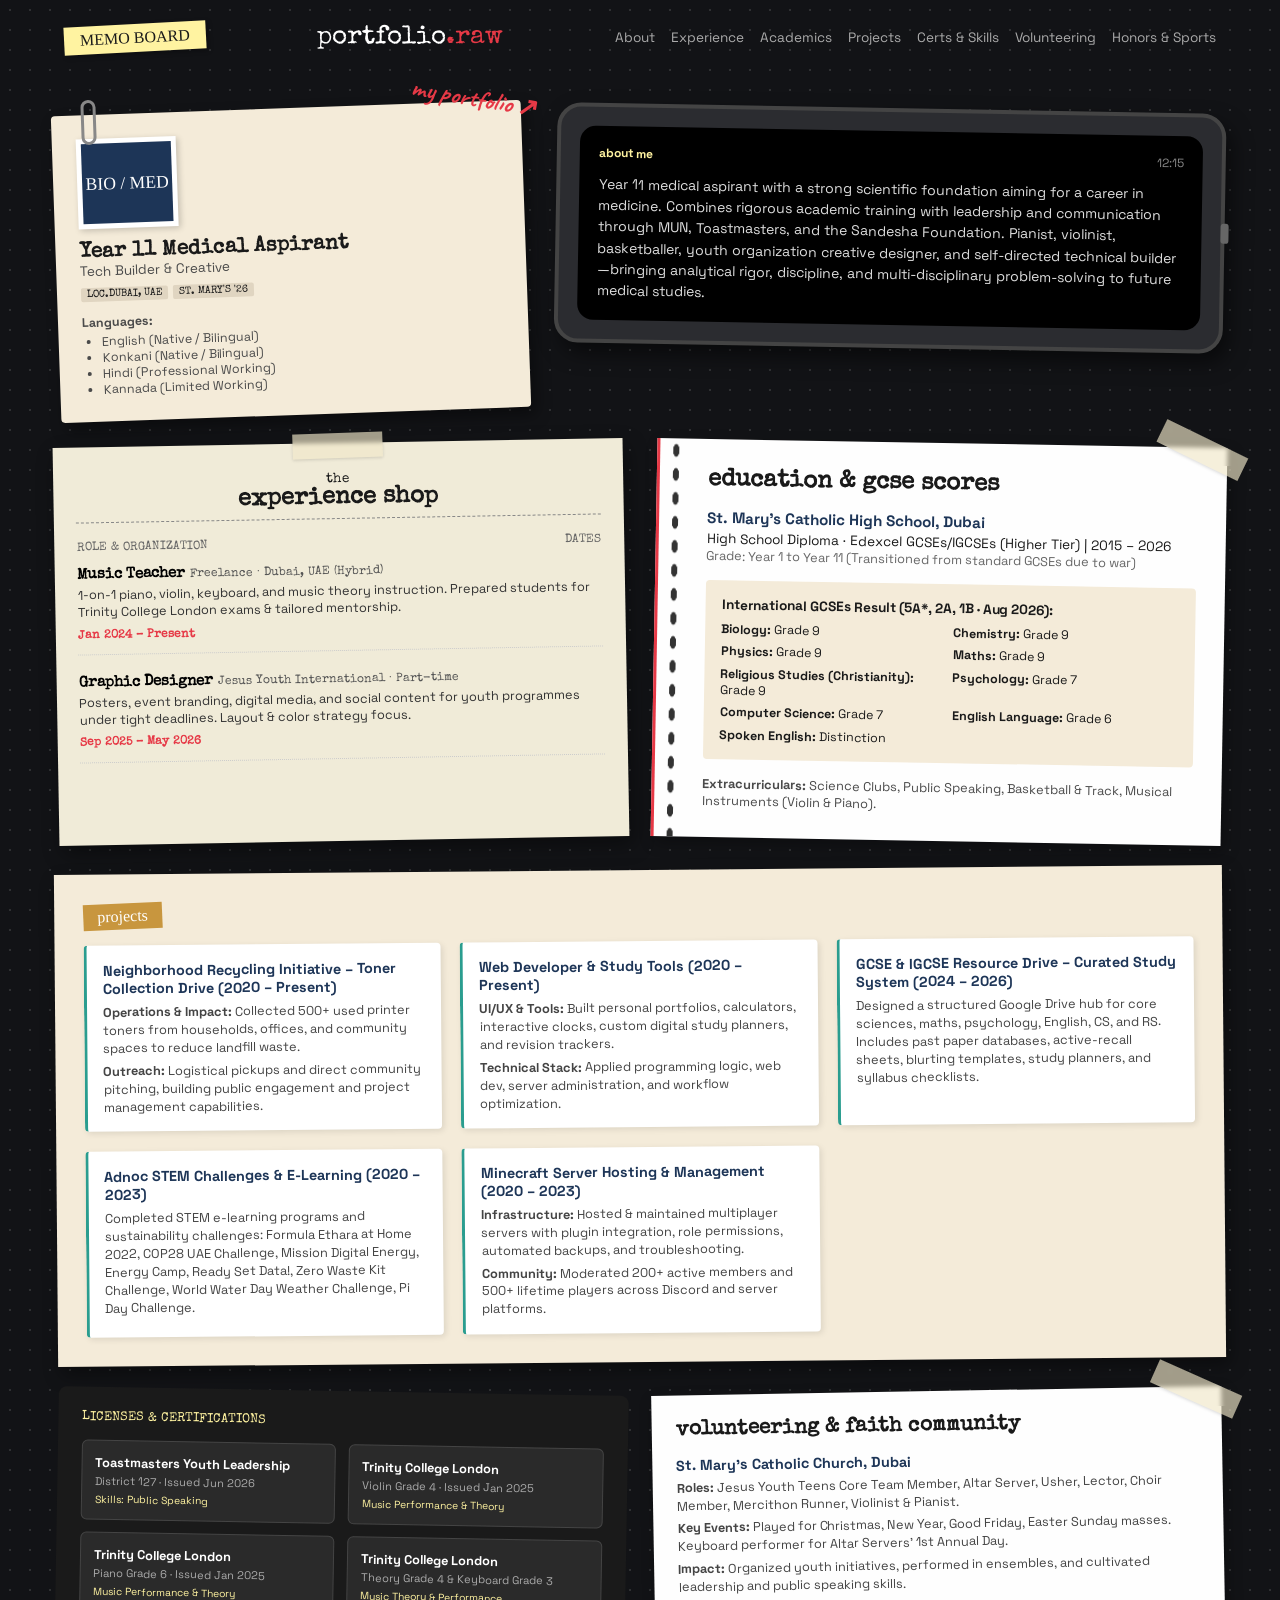
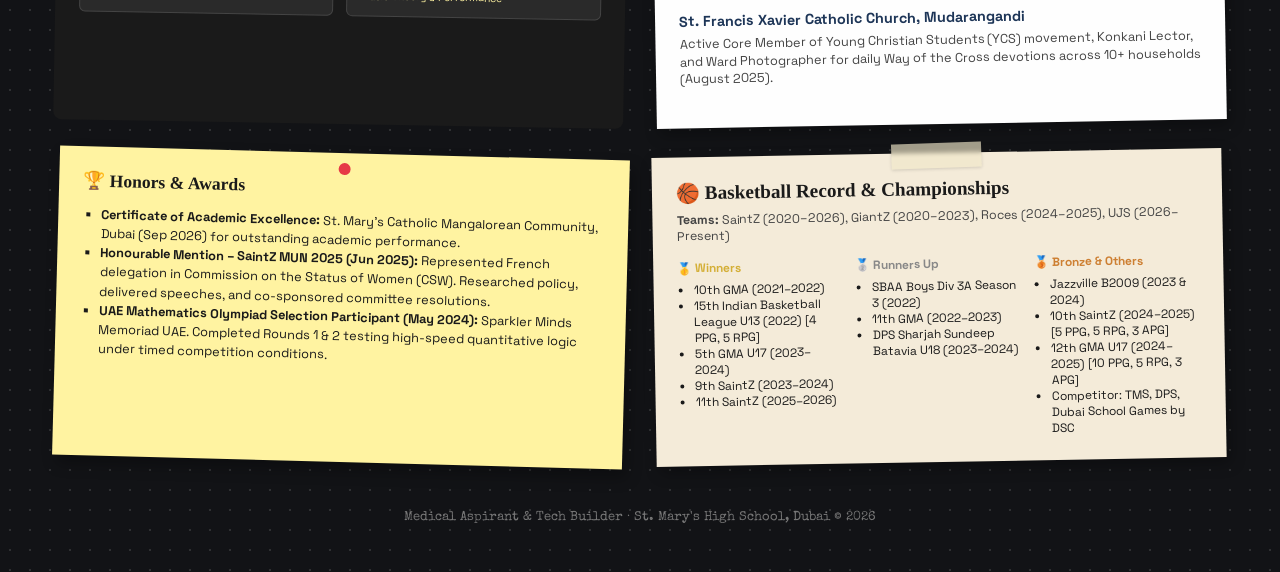
<file: scrapbook.html>
<!DOCTYPE html>
<html lang="en">
<head>
  <meta charset="UTF-8">
  <meta name="viewport" content="width=device-width, initial-scale=1.0">
  <title>Medical Aspirant & Tech Builder | Scrapbook Portfolio</title>
  
  <link rel="preconnect" href="https://fonts.googleapis.com">
  <link rel="preconnect" href="https://fonts.gstatic.com" crossorigin>
  <link href="https://fonts.googleapis.com/css2?family=Caveat:wght@600;700&family=Permanent+Marker&family=Special+Elite&family=Space+Grotesk:wght@400;600;700&display=swap" rel="stylesheet">
  
  <link rel="stylesheet" href="portfolio/style.css">
  <script src="portfolio/script.js" defer></script>
</head>
<body>

  <!-- Header Banner -->
  <header class="desk-header">
    <div class="header-tape">MEMO BOARD</div>
    <div class="header-title">portfolio<span>.raw</span></div>
    <nav class="desk-nav">
      <a href="#about">About</a>
      <a href="#experience">Experience</a>
      <a href="#education">Academics</a>
      <a href="#projects">Projects</a>
      <a href="#certifications">Certs & Skills</a>
      <a href="#volunteering">Volunteering</a>
      <a href="#honors">Honors & Sports</a>
    </nav>
  </header>

  <!-- Main Scrapbook Canvas -->
  <main class="scrapbook-canvas">

    <!-- 1. Profile Card -->
    <section class="scrap-item id-card-wrapper" id="profile">
      <div class="paper-clip"></div>
      <div class="id-card">
        <div class="id-photo-frame">
          <div class="id-photo">
            <span>BIO / MED</span>
          </div>
        </div>
        <div class="id-details">
          <h2>Year 11 Medical Aspirant</h2>
          <p class="id-role">Tech Builder & Creative</p>
          <div class="id-tags">
            <span class="id-tag">LOC.DUBAI, UAE</span>
            <span class="id-tag">ST. MARY'S '26</span>
          </div>
          <div class="id-languages">
            <strong>Languages:</strong>
            <ul>
              <li>English (Native / Bilingual)</li>
              <li>Konkani (Native / Bilingual)</li>
              <li>Hindi (Professional Working)</li>
              <li>Kannada (Limited Working)</li>
            </ul>
          </div>
        </div>
      </div>
      <div class="red-arrow-annotation">my portfolio ↗</div>
    </section>

    <!-- 2. Smartwatch (About Me) -->
    <section class="scrap-item smartwatch-card" id="about">
      <div class="watch-bezel">
        <div class="watch-screen">
          <div class="watch-header">
            <span class="watch-title">about me</span>
            <span class="watch-time">12:15</span>
          </div>
          <p class="watch-body">
            Year 11 medical aspirant with a strong scientific foundation aiming for a career in medicine. Combines rigorous academic training with leadership and communication through MUN, Toastmasters, and the Sandesha Foundation. Pianist, violinist, basketballer, youth organization creative designer, and self-directed technical builder—bringing analytical rigor, discipline, and multi-disciplinary problem-solving to future medical studies.
          </p>
        </div>
        <div class="watch-crown"></div>
      </div>
    </section>

    <!-- 3. Work Experience (Receipt Style) -->
    <section class="scrap-item receipt-card" id="experience">
      <div class="tape-strip top-tape"></div>
      <div class="receipt-header">
        <div class="receipt-sub">the</div>
        <h2 class="receipt-title">experience shop</h2>
      </div>
      
      <div class="receipt-table-head">
        <span>ROLE & ORGANIZATION</span>
        <span>DATES</span>
      </div>

      <ul class="receipt-list">
        <li>
          <div class="item-info">
            <strong class="item-name">Music Teacher</strong>
            <span class="item-meta">Freelance · Dubai, UAE (Hybrid)</span>
            <p class="item-desc">1-on-1 piano, violin, keyboard, and music theory instruction. Prepared students for Trinity College London exams & tailored mentorship.</p>
          </div>
          <span class="item-dots"></span>
          <span class="item-date">Jan 2024 – Present</span>
        </li>

        <li>
          <div class="item-info">
            <strong class="item-name">Graphic Designer</strong>
            <span class="item-meta">Jesus Youth International · Part-time</span>
            <p class="item-desc">Posters, event branding, digital media, and social content for youth programmes under tight deadlines. Layout & color strategy focus.</p>
          </div>
          <span class="item-dots"></span>
          <span class="item-date">Sep 2025 – May 2026</span>
        </li>
      </ul>
    </section>

    <!-- 4. Education & Academic Performance -->
    <section class="scrap-item torn-note-card" id="education">
      <div class="notebook-holes"></div>
      <div class="tape-strip corner-tape"></div>
      
      <h3 class="handwritten-heading">education & gcse scores</h3>

      <div class="edu-block">
        <h4 class="edu-level">St. Mary's Catholic High School, Dubai</h4>
        <p class="edu-school">High School Diploma · Edexcel GCSEs/IGCSEs (Higher Tier) | 2015 – 2026</p>
        <p class="edu-detail">Grade: Year 1 to Year 11 (Transitioned from standard GCSEs due to war)</p>
      </div>

      <div class="results-box">
        <strong class="results-title">International GCSEs Result (5A*, 2A, 1B · Aug 2026):</strong>
        <ul class="scores-grid">
          <li><strong>Biology:</strong> Grade 9</li>
          <li><strong>Chemistry:</strong> Grade 9</li>
          <li><strong>Physics:</strong> Grade 9</li>
          <li><strong>Maths:</strong> Grade 9</li>
          <li><strong>Religious Studies (Christianity):</strong> Grade 9</li>
          <li><strong>Psychology:</strong> Grade 7</li>
          <li><strong>Computer Science:</strong> Grade 7</li>
          <li><strong>English Language:</strong> Grade 6</li>
          <li><strong>Spoken English:</strong> Distinction</li>
        </ul>
      </div>

      <div class="activities-tag">
        <strong>Extracurriculars:</strong> Science Clubs, Public Speaking, Basketball & Track, Musical Instruments (Violin & Piano).
      </div>
    </section>

    <!-- 5. Technical & Community Projects -->
    <section class="scrap-item projects-card" id="projects">
      <div class="wooden-tag">projects</div>
      <div class="projects-list">
        
        <div class="project-entry">
          <h4>Neighborhood Recycling Initiative – Toner Collection Drive (2020 – Present)</h4>
          <p><strong>Operations & Impact:</strong> Collected 500+ used printer toners from households, offices, and community spaces to reduce landfill waste.</p>
          <p><strong>Outreach:</strong> Logistical pickups and direct community pitching, building public engagement and project management capabilities.</p>
        </div>

        <div class="project-entry">
          <h4>Web Developer & Study Tools (2020 – Present)</h4>
          <p><strong>UI/UX & Tools:</strong> Built personal portfolios, calculators, interactive clocks, custom digital study planners, and revision trackers.</p>
          <p><strong>Technical Stack:</strong> Applied programming logic, web dev, server administration, and workflow optimization.</p>
        </div>

        <div class="project-entry">
          <h4>GCSE & IGCSE Resource Drive – Curated Study System (2024 – 2026)</h4>
          <p>Designed a structured Google Drive hub for core sciences, maths, psychology, English, CS, and RS. Includes past paper databases, active-recall sheets, blurting templates, study planners, and syllabus checklists.</p>
        </div>

        <div class="project-entry">
          <h4>Adnoc STEM Challenges & E-Learning (2020 – 2023)</h4>
          <p>Completed STEM e-learning programs and sustainability challenges: Formula Ethara at Home 2022, COP28 UAE Challenge, Mission Digital Energy, Energy Camp, Ready Set Data!, Zero Waste Kit Challenge, World Water Day Weather Challenge, Pi Day Challenge.</p>
        </div>

        <div class="project-entry">
          <h4>Minecraft Server Hosting & Management (2020 – 2023)</h4>
          <p><strong>Infrastructure:</strong> Hosted & maintained multiplayer servers with plugin integration, role permissions, automated backups, and troubleshooting.</p>
          <p><strong>Community:</strong> Moderated 200+ active members and 500+ lifetime players across Discord and server platforms.</p>
        </div>

      </div>
    </section>

    <!-- 6. Certifications & Music Badges -->
    <section class="scrap-item software-card" id="certifications">
      <div class="sd-card-badge">
        <span>licenses & certifications</span>
      </div>
      <div class="certs-grid">
        <div class="cert-tile">
          <strong>Toastmasters Youth Leadership</strong>
          <span>District 127 · Issued Jun 2026</span>
          <small>Skills: Public Speaking</small>
        </div>
        <div class="cert-tile">
          <strong>Trinity College London</strong>
          <span>Violin Grade 4 · Issued Jan 2025</span>
          <small>Music Performance & Theory</small>
        </div>
        <div class="cert-tile">
          <strong>Trinity College London</strong>
          <span>Piano Grade 6 · Issued Jan 2025</span>
          <small>Music Performance & Theory</small>
        </div>
        <div class="cert-tile">
          <strong>Trinity College London</strong>
          <span>Theory Grade 4 & Keyboard Grade 3</span>
          <small>Music Theory & Performance</small>
        </div>
      </div>
    </section>

    <!-- 7. Volunteering & Leadership -->
    <section class="scrap-item volunteering-card" id="volunteering">
      <div class="tape-strip corner-tape"></div>
      <h3 class="card-heading">volunteering & faith community</h3>

      <div class="vol-entry">
        <h4>St. Mary's Catholic Church, Dubai</h4>
        <p><strong>Roles:</strong> Jesus Youth Teens Core Team Member, Altar Server, Usher, Lector, Choir Member, Mercithon Runner, Violinist & Pianist.</p>
        <p><strong>Key Events:</strong> Played for Christmas, New Year, Good Friday, Easter Sunday masses. Keyboard performer for Altar Servers' 1st Annual Day.</p>
        <p><strong>Impact:</strong> Organized youth initiatives, performed in ensembles, and cultivated leadership and public speaking skills.</p>
      </div>

      <div class="vol-entry">
        <h4>St. Francis Xavier Catholic Church, Mudarangandi</h4>
        <p>Active Core Member of Young Christian Students (YCS) movement, Konkani Lector, and Ward Photographer for daily Way of the Cross devotions across 10+ households (August 2025).</p>
      </div>
    </section>

    <!-- 8. Honors, Awards & Academic Accomplishments -->
    <section class="scrap-item postit-card" id="honors">
      <div class="pin"></div>
      <h3>🏆 Honors & Awards</h3>
      <ul>
        <li>
          <strong>Certificate of Academic Excellence:</strong> St. Mary's Catholic Mangalorean Community, Dubai (Sep 2026) for outstanding academic performance.
        </li>
        <li>
          <strong>Honourable Mention – SaintZ MUN 2025 (Jun 2025):</strong> Represented French delegation in Commission on the Status of Women (CSW). Researched policy, delivered speeches, and co-sponsored committee resolutions.
        </li>
        <li>
          <strong>UAE Mathematics Olympiad Selection Participant (May 2024):</strong> Sparkler Minds Memoriad UAE. Completed Rounds 1 & 2 testing high-speed quantitative logic under timed competition conditions.
        </li>
      </ul>
    </section>

    <!-- 9. Athletic Development & Basketball Record -->
    <section class="scrap-item sports-card" id="sports">
      <div class="tape-strip top-tape"></div>
      <h3>🏀 Basketball Record & Championships</h3>
      <p class="teams-line"><strong>Teams:</strong> SaintZ (2020–2026), GiantZ (2020–2023), Roces (2024–2025), UJS (2026–Present)</p>
      
      <div class="sports-grid">
        <div class="sports-col">
          <strong class="win-title">🥇 Winners</strong>
          <ul>
            <li>10th GMA (2021–2022)</li>
            <li>15th Indian Basketball League U13 (2022) [4 PPG, 5 RPG]</li>
            <li>5th GMA U17 (2023–2024)</li>
            <li>9th SaintZ (2023–2024)</li>
            <li>11th SaintZ (2025–2026)</li>
          </ul>
        </div>

        <div class="sports-col">
          <strong class="runner-title">🥈 Runners Up</strong>
          <ul>
            <li>SBAA Boys Div 3A Season 3 (2022)</li>
            <li>11th GMA (2022–2023)</li>
            <li>DPS Sharjah Sundeep Batavia U18 (2023–2024)</li>
          </ul>
        </div>

        <div class="sports-col">
          <strong class="bronze-title">🥉 Bronze & Others</strong>
          <ul>
            <li>Jazzville B2009 (2023 & 2024)</li>
            <li>10th SaintZ (2024–2025) [5 PPG, 5 RPG, 3 APG]</li>
            <li>12th GMA U17 (2024–2025) [10 PPG, 5 RPG, 3 APG]</li>
            <li>Competitor: TMS, DPS, Dubai School Games by DSC</li>
          </ul>
        </div>
      </div>
    </section>

  </main>

  <footer class="desk-footer">
    <p>Medical Aspirant & Tech Builder · St. Mary's High School, Dubai © 2026</p>
  </footer>

</body>
</html>
</file>
<file: portfolio/style.css>
/* ==========================================================================
   SCRAPBOOK / COLLAGE DESIGN SYSTEM
   ========================================================================== */
:root {
  --bg-dark: #121316;
  --paper-cream: #f4ebd9;
  --paper-white: #fefefe;
  --paper-receipt: #f0ebd8;
  --paper-yellow: #fff3a1;
  --tape-color: rgba(240, 230, 200, 0.65);
  --ink-black: #1a1a1a;
  --pencil-gray: #4a4a4a;
  --red-accent: #e63946;
  --blue-accent: #1d3557;
  --green-accent: #2a9d8f;

  --font-typewriter: 'Special Elite', monospace;
  --font-hand: 'Caveat', cursive;
  --font-marker: 'Permanent Marker', cursive;
  --font-sans: 'Space Grotesk', sans-serif;
}

* {
  margin: 0;
  padding: 0;
  box-sizing: border-box;
}

body {
  background-color: var(--bg-dark);
  background-image: radial-gradient(rgba(255, 255, 255, 0.12) 1px, transparent 1px);
  background-size: 20px 20px;
  color: var(--ink-black);
  font-family: var(--font-sans);
  min-height: 100vh;
  padding-bottom: 3rem;
  overflow-x: hidden;
}

/* Header */
.desk-header {
  display: flex;
  justify-content: space-between;
  align-items: center;
  padding: 1.5rem 5%;
  position: relative;
  z-index: 100;
}

.header-tape {
  background: var(--paper-yellow);
  padding: 0.3rem 1rem;
  font-family: var(--font-marker);
  transform: rotate(-3deg);
  box-shadow: 2px 2px 5px rgba(0,0,0,0.3);
}

.header-title {
  color: #fff;
  font-family: var(--font-typewriter);
  font-size: 1.6rem;
}

.header-title span {
  color: var(--red-accent);
}

.desk-nav {
  display: flex;
  gap: 1rem;
  flex-wrap: wrap;
}

.desk-nav a {
  color: #aaa;
  text-decoration: none;
  font-size: 0.85rem;
  transition: color 0.3s;
}

.desk-nav a:hover {
  color: var(--paper-yellow);
}

/* Canvas Layout */
.scrapbook-canvas {
  max-width: 1200px;
  margin: 2rem auto;
  padding: 0 1rem;
  display: grid;
  grid-template-columns: repeat(12, 1fr);
  gap: 1.8rem;
  position: relative;
}

.scrap-item {
  position: relative;
  transition: transform 0.3s ease, box-shadow 0.3s ease;
}

.scrap-item:hover {
  transform: scale(1.01) rotate(0deg) !important;
  z-index: 50 !important;
}

.tape-strip {
  position: absolute;
  background: var(--tape-color);
  height: 25px;
  width: 90px;
  backdrop-filter: blur(2px);
  box-shadow: 0 1px 3px rgba(0,0,0,0.15);
  z-index: 10;
}

.top-tape {
  top: -10px;
  left: 50%;
  transform: translateX(-50%) rotate(-1deg);
}

.corner-tape {
  top: -10px;
  right: -20px;
  transform: rotate(25deg);
}

/* Profile Card */
.id-card-wrapper {
  grid-column: span 5;
  transform: rotate(-2deg);
}

.paper-clip {
  width: 15px;
  height: 45px;
  border: 3px solid #888;
  border-radius: 10px;
  position: absolute;
  top: -15px;
  left: 30px;
  z-index: 15;
}

.id-card {
  background: var(--paper-cream);
  padding: 1.5rem;
  border-radius: 4px;
  box-shadow: 5px 8px 15px rgba(0,0,0,0.4);
}

.id-photo-frame {
  width: 100px;
  height: 90px;
  background: #fff;
  padding: 5px;
  margin-bottom: 0.8rem;
  box-shadow: 2px 2px 6px rgba(0,0,0,0.2);
}

.id-photo {
  width: 100%;
  height: 100%;
  background: var(--blue-accent);
  display: flex;
  justify-content: center;
  align-items: center;
  color: #fff;
  font-family: var(--font-marker);
  font-size: 1.1rem;
}

.id-details h2 {
  font-family: var(--font-typewriter);
  font-size: 1.3rem;
}

.id-role {
  font-size: 0.85rem;
  color: var(--pencil-gray);
  margin-bottom: 0.5rem;
}

.id-tags {
  display: flex;
  gap: 0.3rem;
  margin-bottom: 0.8rem;
}

.id-tag {
  font-size: 0.65rem;
  background: #e0d5c1;
  padding: 2px 6px;
  border-radius: 2px;
  font-family: var(--font-typewriter);
}

.id-languages {
  font-size: 0.78rem;
  color: var(--pencil-gray);
}

.id-languages ul {
  padding-left: 1.2rem;
  margin-top: 0.2rem;
}

.red-arrow-annotation {
  position: absolute;
  right: -20px;
  top: -20px;
  font-family: var(--font-hand);
  color: var(--red-accent);
  font-size: 1.6rem;
  font-weight: bold;
  transform: rotate(12deg);
}

/* Smartwatch Card */
.smartwatch-card {
  grid-column: span 7;
  transform: rotate(1deg);
}

.watch-bezel {
  background: #2b2c30;
  border: 4px solid #444;
  border-radius: 24px;
  padding: 1.2rem;
  box-shadow: 6px 10px 20px rgba(0,0,0,0.5);
  position: relative;
}

.watch-crown {
  position: absolute;
  right: -8px;
  top: 50%;
  transform: translateY(-50%);
  width: 8px;
  height: 20px;
  background: #666;
  border-radius: 3px;
}

.watch-screen {
  background: #000;
  color: #fff;
  border-radius: 16px;
  padding: 1.2rem;
}

.watch-header {
  display: flex;
  justify-content: space-between;
  font-size: 0.75rem;
  color: #888;
  margin-bottom: 0.8rem;
}

.watch-title {
  color: var(--paper-yellow);
  font-weight: bold;
}

.watch-body {
  font-size: 0.88rem;
  line-height: 1.5;
  color: #ddd;
}

/* Experience Receipt */
.receipt-card {
  grid-column: span 6;
  background: var(--paper-receipt);
  padding: 1.8rem 1.4rem;
  box-shadow: 4px 8px 20px rgba(0,0,0,0.4);
  transform: rotate(-1deg);
  font-family: var(--font-typewriter);
}

.receipt-sub { text-align: center; font-size: 0.85rem; }
.receipt-title {
  text-align: center;
  font-size: 1.5rem;
  text-transform: lowercase;
  margin-bottom: 1.2rem;
  border-bottom: 1px dashed #888;
  padding-bottom: 0.5rem;
}

.receipt-table-head {
  display: flex;
  justify-content: space-between;
  font-size: 0.75rem;
  color: #666;
  margin-bottom: 0.8rem;
}

.receipt-list {
  list-style: none;
  display: flex;
  flex-direction: column;
  gap: 1.2rem;
}

.receipt-list li {
  display: flex;
  flex-direction: column;
  gap: 0.3rem;
  border-bottom: 1px dotted #ccc;
  padding-bottom: 0.8rem;
}

.item-name { font-size: 0.95rem; color: #000; }
.item-meta { font-size: 0.75rem; color: #555; }
.item-desc { font-family: var(--font-sans); font-size: 0.8rem; color: #333; margin-top: 0.2rem; }
.item-date { font-size: 0.75rem; font-weight: bold; color: var(--red-accent); }

/* Education Note */
.torn-note-card {
  grid-column: span 6;
  background: var(--paper-white);
  padding: 1.8rem 1.8rem 1.8rem 3rem;
  box-shadow: 4px 6px 15px rgba(0,0,0,0.3);
  transform: rotate(1deg);
  border-left: 3px solid var(--red-accent);
}

.notebook-holes {
  position: absolute;
  left: 10px;
  top: 0;
  bottom: 0;
  width: 12px;
  background-image: radial-gradient(#333 35%, transparent 40%);
  background-size: 12px 24px;
}

.handwritten-heading {
  font-family: var(--font-typewriter);
  font-size: 1.5rem;
  margin-bottom: 1rem;
  text-transform: lowercase;
}

.edu-level { font-size: 0.95rem; font-weight: bold; color: var(--blue-accent); }
.edu-school { font-size: 0.85rem; margin-top: 0.2rem; }
.edu-detail { font-size: 0.8rem; color: #666; }

.results-box {
  background: var(--paper-cream);
  padding: 1rem;
  border-radius: 4px;
  margin: 1rem 0;
}

.results-title { font-size: 0.85rem; display: block; margin-bottom: 0.5rem; }
.scores-grid {
  display: grid;
  grid-template-columns: 1fr 1fr;
  gap: 0.4rem;
  font-size: 0.78rem;
  list-style: none;
}

.activities-tag { font-size: 0.8rem; color: var(--pencil-gray); }

/* Projects Card */
.projects-card {
  grid-column: span 12;
  background: var(--paper-cream);
  padding: 1.8rem;
  box-shadow: 4px 8px 18px rgba(0,0,0,0.4);
  transform: rotate(-0.5deg);
}

.wooden-tag {
  background: #c8963e;
  color: #fff;
  padding: 4px 14px;
  font-family: var(--font-marker);
  display: inline-block;
  transform: rotate(-2deg);
  margin-bottom: 1rem;
}

.projects-list {
  display: grid;
  grid-template-columns: repeat(auto-fit, minmax(300px, 1fr));
  gap: 1.2rem;
}

.project-entry {
  background: #fff;
  padding: 1rem;
  border-radius: 4px;
  border-left: 3px solid var(--green-accent);
  box-shadow: 2px 2px 6px rgba(0,0,0,0.1);
}

.project-entry h4 {
  font-size: 0.9rem;
  margin-bottom: 0.4rem;
  color: var(--blue-accent);
}

.project-entry p {
  font-size: 0.8rem;
  color: #444;
  line-height: 1.4;
  margin-top: 0.3rem;
}

/* Software / Certs */
.software-card {
  grid-column: span 6;
  background: #1a1a1a;
  color: #fff;
  padding: 1.5rem;
  border-radius: 8px;
  transform: rotate(1deg);
}

.sd-card-badge {
  font-family: var(--font-typewriter);
  font-size: 0.8rem;
  color: var(--paper-yellow);
  margin-bottom: 1rem;
  text-transform: uppercase;
}

.certs-grid {
  display: grid;
  grid-template-columns: 1fr 1fr;
  gap: 0.8rem;
}

.cert-tile {
  background: #2a2a2a;
  padding: 0.8rem;
  border-radius: 6px;
  border: 1px solid #444;
  display: flex;
  flex-direction: column;
}

.cert-tile strong { font-size: 0.8rem; color: #fff; }
.cert-tile span { font-size: 0.7rem; color: #aaa; margin-top: 0.2rem; }
.cert-tile small { font-size: 0.65rem; color: var(--paper-yellow); margin-top: 0.3rem; }

/* Volunteering */
.volunteering-card {
  grid-column: span 6;
  background: var(--paper-white);
  padding: 1.5rem;
  box-shadow: 3px 6px 15px rgba(0,0,0,0.3);
  transform: rotate(-1deg);
}

.card-heading {
  font-family: var(--font-typewriter);
  font-size: 1.3rem;
  margin-bottom: 1rem;
}

.vol-entry { margin-bottom: 1rem; }
.vol-entry h4 { font-size: 0.9rem; color: var(--blue-accent); }
.vol-entry p { font-size: 0.8rem; color: #444; margin-top: 0.3rem; line-height: 1.4; }

/* Honors Post-it */
.postit-card {
  grid-column: span 6;
  background: var(--paper-yellow);
  padding: 1.5rem;
  box-shadow: 5px 8px 15px rgba(0,0,0,0.3);
  transform: rotate(1.5deg);
}

.pin {
  width: 12px;
  height: 12px;
  background: var(--red-accent);
  border-radius: 50%;
  position: absolute;
  top: 10px;
  left: 50%;
  transform: translateX(-50%);
}

.postit-card h3 {
  font-family: var(--font-marker);
  font-size: 1.1rem;
  margin-bottom: 0.8rem;
}

.postit-card ul {
  list-style: square;
  padding-left: 1.2rem;
  font-size: 0.8rem;
  line-height: 1.5;
}

/* Sports Card */
.sports-card {
  grid-column: span 6;
  background: var(--paper-cream);
  padding: 1.5rem;
  box-shadow: 4px 6px 15px rgba(0,0,0,0.3);
  transform: rotate(-1deg);
}

.sports-card h3 {
  font-family: var(--font-marker);
  font-size: 1.2rem;
  margin-bottom: 0.5rem;
}

.teams-line { font-size: 0.78rem; color: #444; margin-bottom: 1rem; }

.sports-grid {
  display: grid;
  grid-template-columns: repeat(3, 1fr);
  gap: 0.8rem;
}

.sports-col { font-size: 0.75rem; }
.sports-col ul { padding-left: 1rem; margin-top: 0.4rem; }
.win-title { color: #d4af37; }
.runner-title { color: #888; }
.bronze-title { color: #cd7f32; }

/* Footer */
.desk-footer {
  text-align: center;
  color: #777;
  font-size: 0.8rem;
  margin-top: 3rem;
  font-family: var(--font-typewriter);
}

@media (max-width: 900px) {
  .scrapbook-canvas { grid-template-columns: 1fr; }
  .scrap-item { grid-column: span 1 !important; transform: rotate(0deg) !important; }
  .sports-grid { grid-template-columns: 1fr; }
}
</file>
